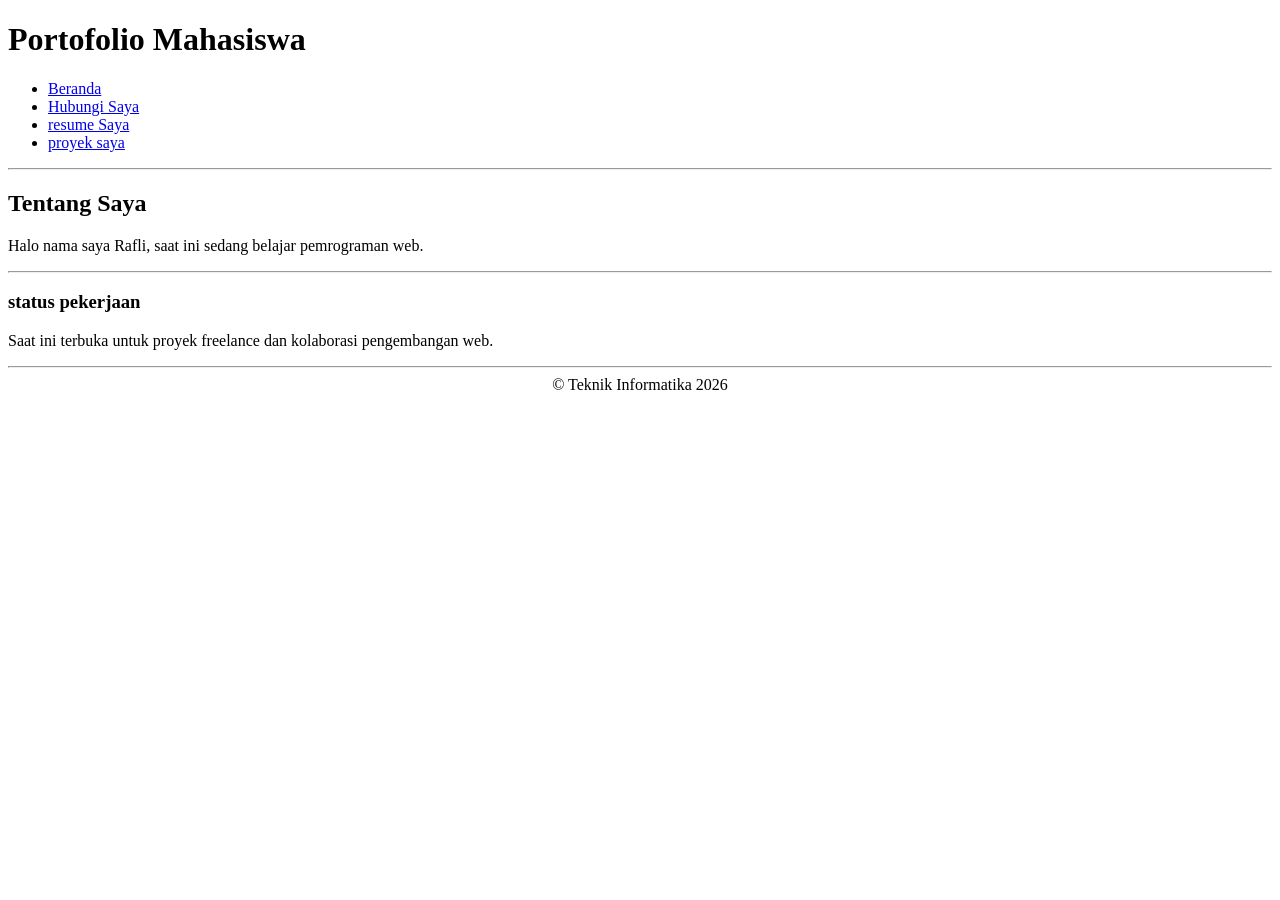
<file: Pertemuan 2/index.html>
<!DOCTYPE html>
<html lang="id">
<head>
    <meta charset="UTF-8">
    <meta name="viewport" content="width=device-width, initialscale=1.0">
    <title>Modul 2 - Web Portofolio Mahasiswa</title>
</head>
<body>
    <header>
        <h1>Portofolio Mahasiswa</h1>
        <nav>
            <ul>
                <li><a href="index.html">Beranda</a></li>
                <li><a href="kontak.html">Hubungi Saya</a></li>
                <li><a href="resume.html">resume Saya</a></li>
                <li><a href="proyek.html">proyek saya</a></li>
            </ul>
        </nav>
    </header>

    <hr />

    <main>
        <section>
            <h2>Tentang Saya</h2>
            <p>Halo nama saya Rafli, saat ini sedang belajar pemrograman web.
            </p>
        </section>
        
        <hr>
        
    <aside>
        <h3>status pekerjaan</h3>
        <p>Saat ini terbuka untuk proyek freelance dan kolaborasi pengembangan web.</p>
    </aside>

    <hr>

    <footer>
        <center>&copy; Teknik Informatika 2026</center>
    </footer>
</body>
</html>
</file>
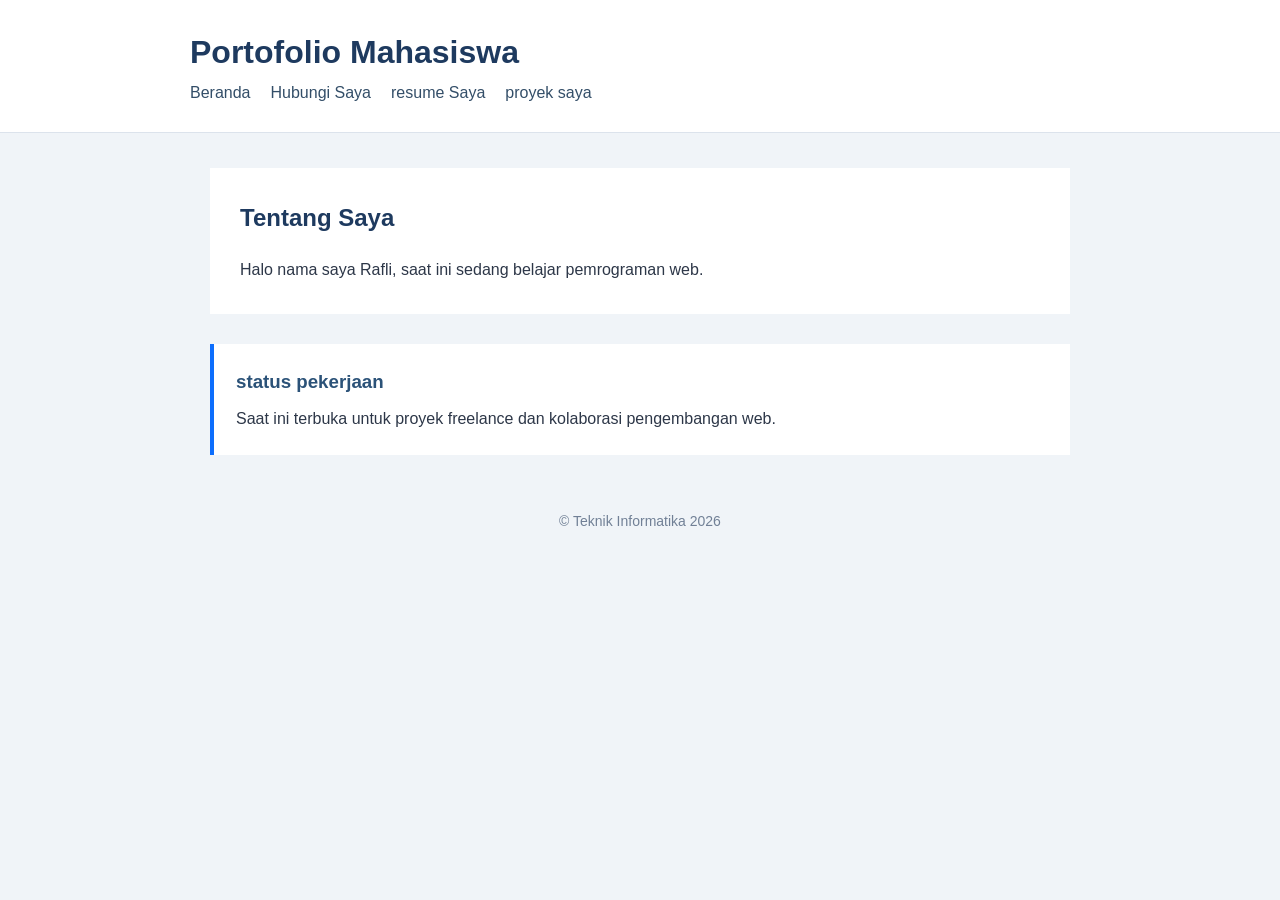
<file: Pertemuan 3/index.html>
<!DOCTYPE html>
<html lang="id">
<head>
    <meta charset="UTF-8">
    <meta name="viewport" content="width=device-width, initialscale=1.0">
    <title>Modul 2 - Web Portofolio Mahasiswa</title>
    <link rel="stylesheet" href="index.css">
</head>
<body>
    <header>
        <h1>Portofolio Mahasiswa</h1>
        <nav>
            <ul>
                <li><a href="index.html">Beranda</a></li>
                <li><a href="kontak.html">Hubungi Saya</a></li>
                <li><a href="resume.html">resume Saya</a></li>
                <li><a href="proyek.html">proyek saya</a></li>
            </ul>
        </nav>
    </header>

    <hr />

    <main>
        <section>
            <h2>Tentang Saya</h2>
            <p>Halo nama saya Rafli, saat ini sedang belajar pemrograman web.
            </p>
        </section>
        
        <hr>
        
    <aside>
        <h3>status pekerjaan</h3>
        <p>Saat ini terbuka untuk proyek freelance dan kolaborasi pengembangan web.</p>
    </aside>

    <hr>

    <footer>
        <center>&copy; Teknik Informatika 2026</center>
    </footer>
</body>
</html>
</file>
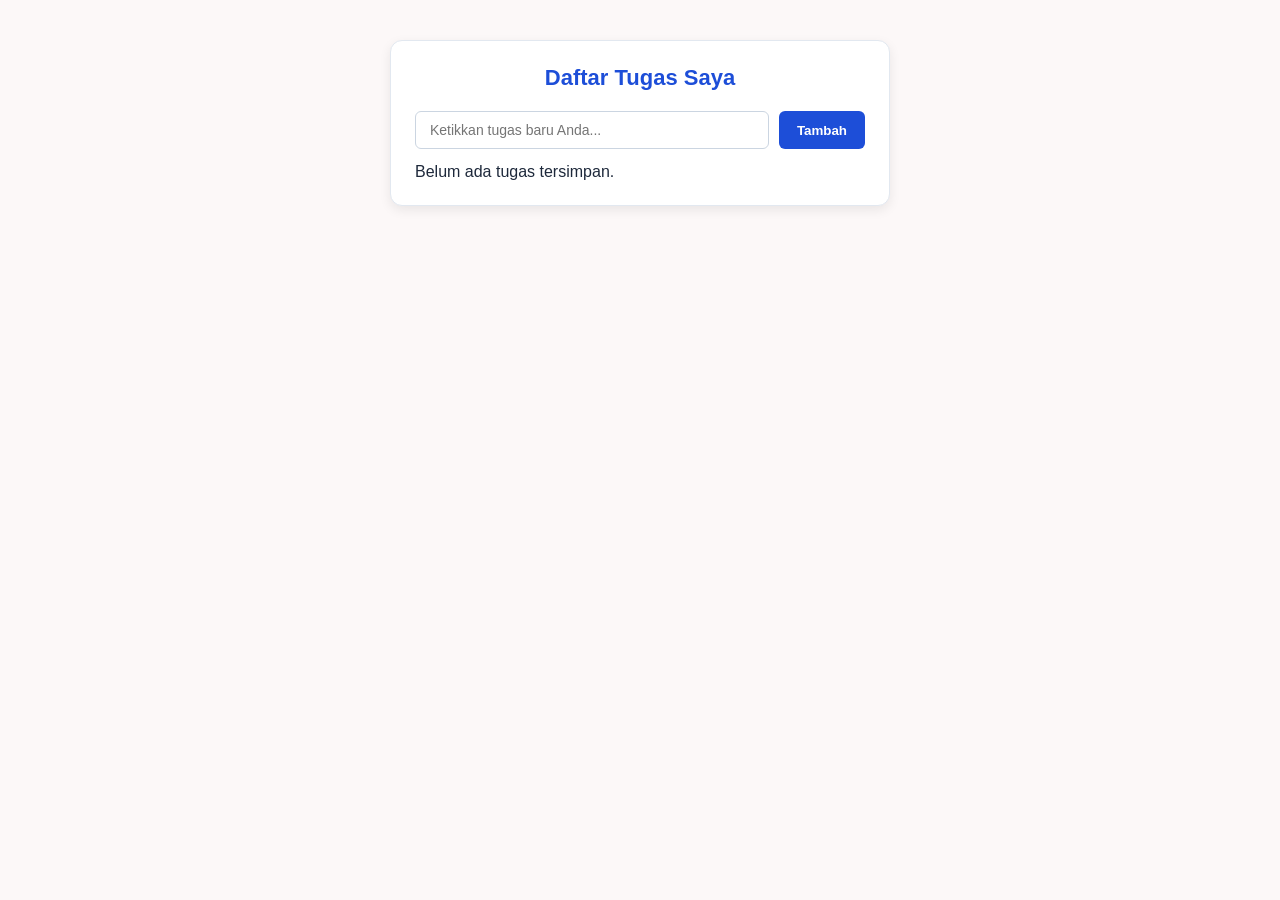
<file: Pertemuan 5/index.html>
<!DOCTYPE html>
<html lang="id">
<head>
    <meta charset="UTF-8">
    <meta name="viewport" content="width=device-width, initial-scale=1.0">
    <title>Aplikasi To-Do List - Modul 5</title>
    <link rel="stylesheet" href="style.css">
</head>
<body>
    <div class="todo-app">
    <h2>Daftar Tugas Saya</h2>

    <!-- Form Input Tugas -->
     <form id="todoForm" novalidate>
        <div class="input-section">
            <input type="text" id="taskInput" placeholder="Ketikkan tugas baru Anda...">
            <button type="submit" class="add-btn">Tambah</button>
        </div>
        <div class="error-message" id="inputError">Tugas tidak boleh kosong atau kurang dari 3 karakter!</div>
    </form>
    <!-- Daftar Tugas -->
    <ul class="todo-list" id="todoList"></ul>
</div>
<script src="script.js"></script>
</body>
</html>
</file>
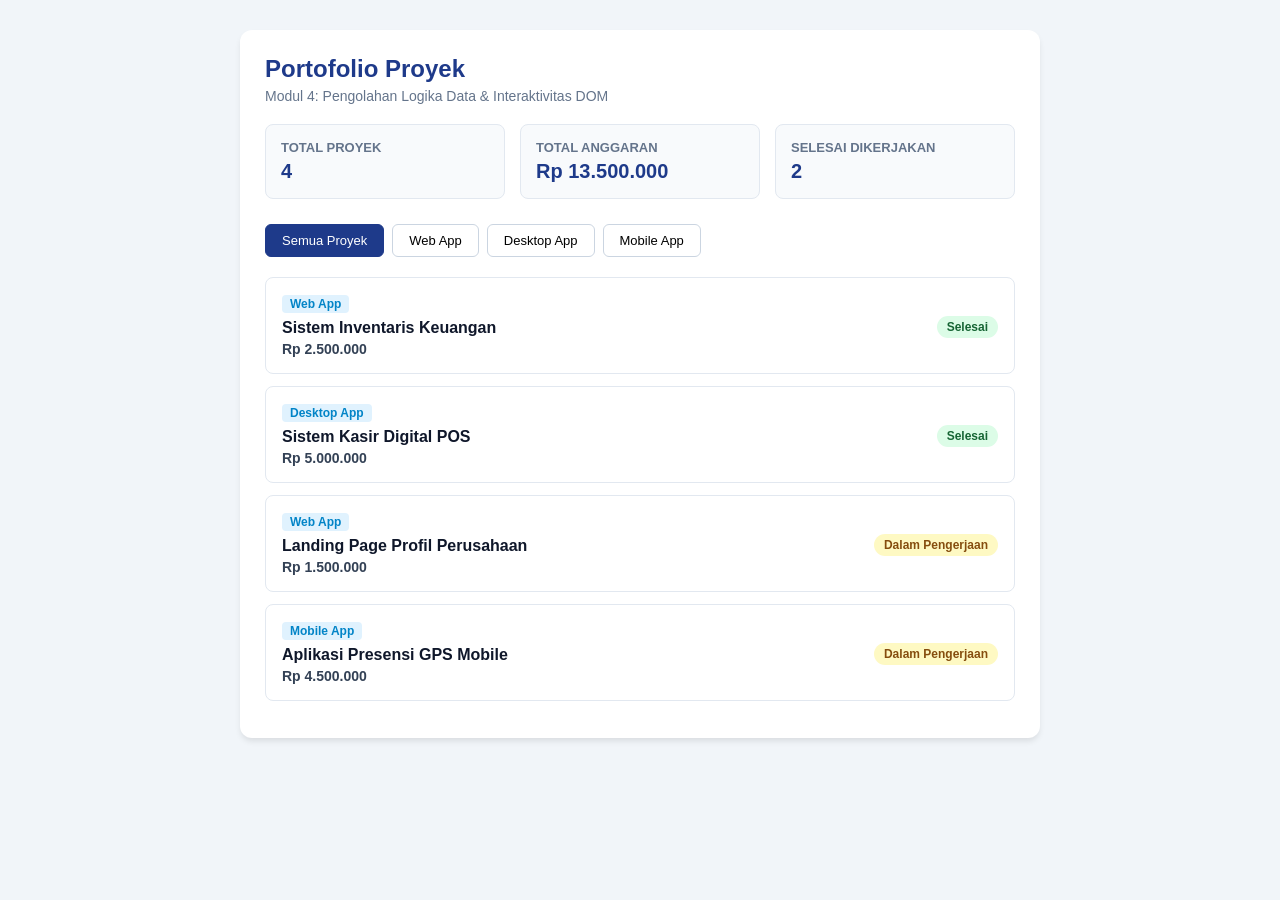
<file: Pertemuan_4/index.html>
<!DOCTYPE html>
<html lang="id">
<head>
 <meta charset="UTF-8">
 <meta name="viewport" content="width=device-width, initial-scale=1.0">
 <title>Dashboard Portofolio Proyek - Modul 4</title>
 <style>
 * { box-sizing: border-box; margin: 0; padding: 0; font-family: 'Segoe UI', Tahoma, Geneva, sans-serif; }
 body { background-color: #f1f5f9; color: #0f172a; padding: 30px 15px; }
 .container { max-width: 800px; margin: 0 auto; background: #ffffff; border-radius: 12px; padding: 25px;
box-shadow: 0 4px 6px -1px rgba(0, 0, 0, 0.1); }
 h1 { color: #1e3a8a; font-size: 24px; margin-bottom: 5px; }
 p.subtitle { color: #64748b; margin-bottom: 20px; font-size: 14px; }
 .stats-grid { display: grid; grid-template-columns: repeat(auto-fit, minmax(200px, 1fr)); gap: 15px;
margin-bottom: 25px; }
 .stat-card { background: #f8fafc; border: 1px solid #e2e8f0; border-radius: 8px; padding: 15px; textalign: center; }
 .stat-card h3 { font-size: 13px; color: #64748b; text-transform: uppercase; margin-bottom: 5px; }
 .stat-card p { font-size: 20px; font-weight: bold; color: #1e3a8a; }
 .filter-group { display: flex; gap: 8px; margin-bottom: 20px; flex-wrap: wrap; }
 .btn-filter { padding: 8px 16px; border: 1px solid #cbd5e1; background: #ffffff; border-radius: 6px;
cursor: pointer; font-size: 13px; font-weight: 500; transition: all 0.2s; }
 .btn-filter.active, .btn-filter:hover { background: #1e3a8a; color: #ffffff; border-color: #1e3a8a; }
 .project-card { border: 1px solid #e2e8f0; border-radius: 8px; padding: 16px; margin-bottom: 12px;
display: flex; justify-content: space-between; align-items: center; background: #ffffff; transition: transform
0.15s ease; }
 .project-card:hover { transform: translateY(-2px); box-shadow: 0 4px 6px rgba(0,0,0,0.05); }
 .project-info h4 { font-size: 16px; color: #0f172a; margin-bottom: 4px; }
 .project-category { display: inline-block; font-size: 12px; color: #0284c7; background: #e0f2fe; padding:
2px 8px; border-radius: 4px; margin-bottom: 6px; font-weight: 600; }
 .project-budget { font-size: 14px; color: #334155; font-weight: 600; }
 .badge { padding: 4px 10px; border-radius: 20px; font-size: 12px; font-weight: 600; }
 .badge-success { background: #dcfce7; color: #166534; }
 .badge-pending { background: #fef9c3; color: #854d0e; }
 </style>
</head>
<body>
 <div class="container">
    <h1>Portofolio Proyek</h1>
 <p class="subtitle">Modul 4: Pengolahan Logika Data & Interaktivitas DOM</p>
 <!-- Kartu Ringkasan Statistik -->
 <div class="stats-grid">
 <div class="stat-card">
 <h3>Total Proyek</h3>
 <p id="stat-total-projects">0</p>
 </div>
 <div class="stat-card">
 <h3>Total Anggaran</h3>
 <p id="stat-total-budget">Rp 0</p>
 </div>
 <div class="stat-card">
 <h3>Selesai Dikerjakan</h3>
 <p id="stat-completed-projects">0</p>
 </div>
 </div>
 <!-- Tombol Filter Kategori -->
 <div class="filter-group">
 <button class="btn-filter active" data-category="Semua">Semua Proyek</button>
 <button class="btn-filter" data-category="Web App">Web App</button>
 <button class="btn-filter" data-category="Desktop App">Desktop App</button>
 <button class="btn-filter" data-category="Mobile App">Mobile App</button>
 </div>
 <!-- Kontainer Daftar Proyek -->
 <div id="project-list"></div>
 </div>
 <script src="main.js"></script>
</body>
</html>
</file>
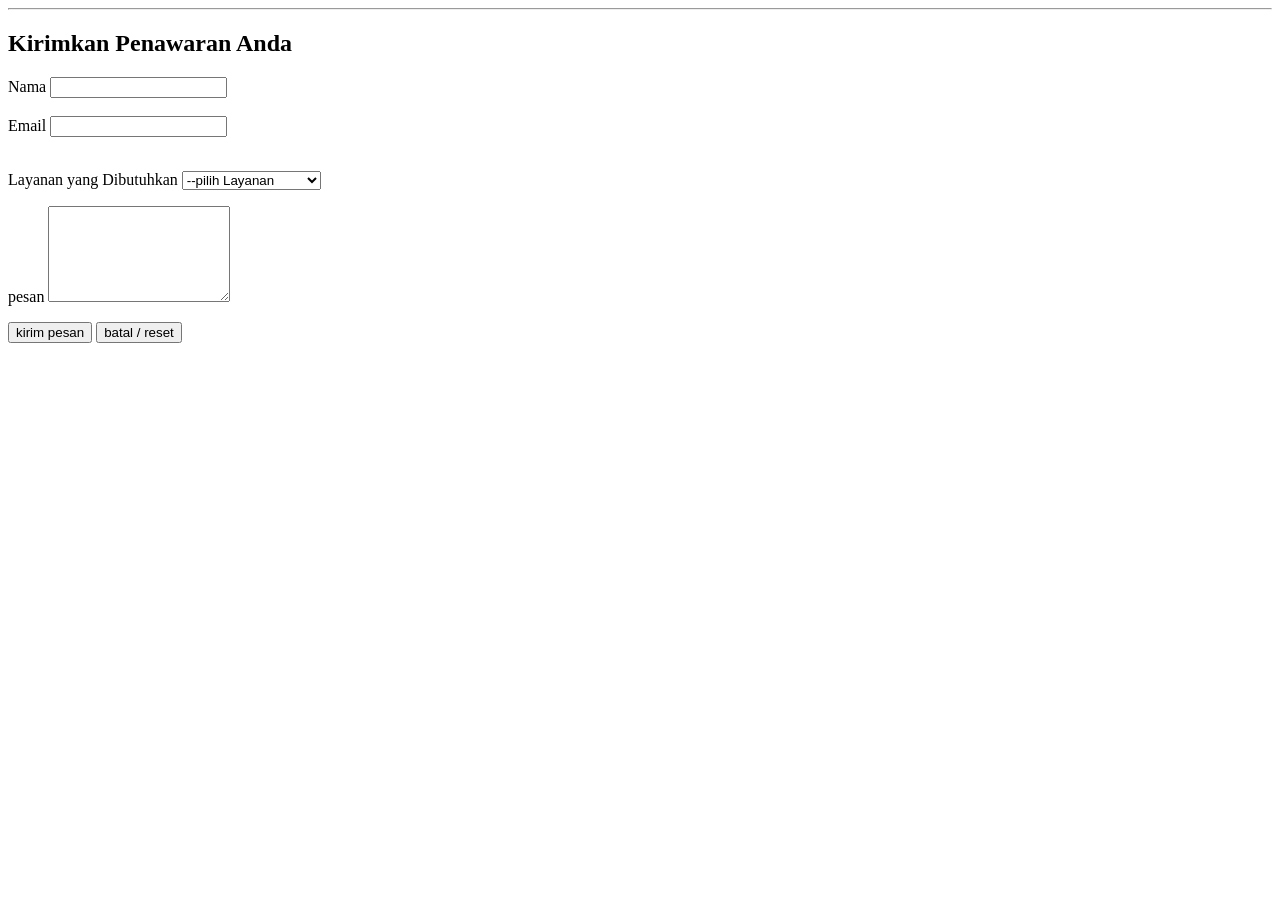
<file: Pertemuan 2/kontak.html>
<!DOCTYPE html>
<html lang="id">
<head>
    <meta charset="UTF-8">
    <meta name="viewport" content="width=device-width, initialscale=1.0">
    <title>Halaman Kontak Saya</title>
</head>
<body>
    <header>
        <hr>
        <main>
            <section>
                <h2>Kirimkan Penawaran Anda</h2>
                <form action="">
                    <label for="Nama_Pengirim">Nama</label>
                    <input type="text" name="nama" id="nama_pengirim">
                </form>
                <br>
                <form action="">
                    <label for="email_pengirim">Email</label>
                    <input type="email" name="email" id="email_pengirim">
                </form>
                <br>
                <p>
                    <label for="jenis_layanan">Layanan yang Dibutuhkan</label>
                    <select name="jenis_layanan" id="jenis_layanan">
                        <option value="">--pilih Layanan</option>
                        <option value="web">pembuatan Web</option>
                        <option value="Aplikasi">pembuatan Aplikasi</option>
                        <option value="lainnya">lain-lain</option>
                    </select>
                </p>

                <p>
                    <label for="pesan">pesan</label>
                    <textarea name="pesan" id="pesan" rows="6"></textarea>
                </p>
                
                <p>
                    <button type="submit">kirim pesan</button>
                    <button type="reset">batal / reset</button>
                </p>
            </section>
        </main>
    </header>
</body>
</file>
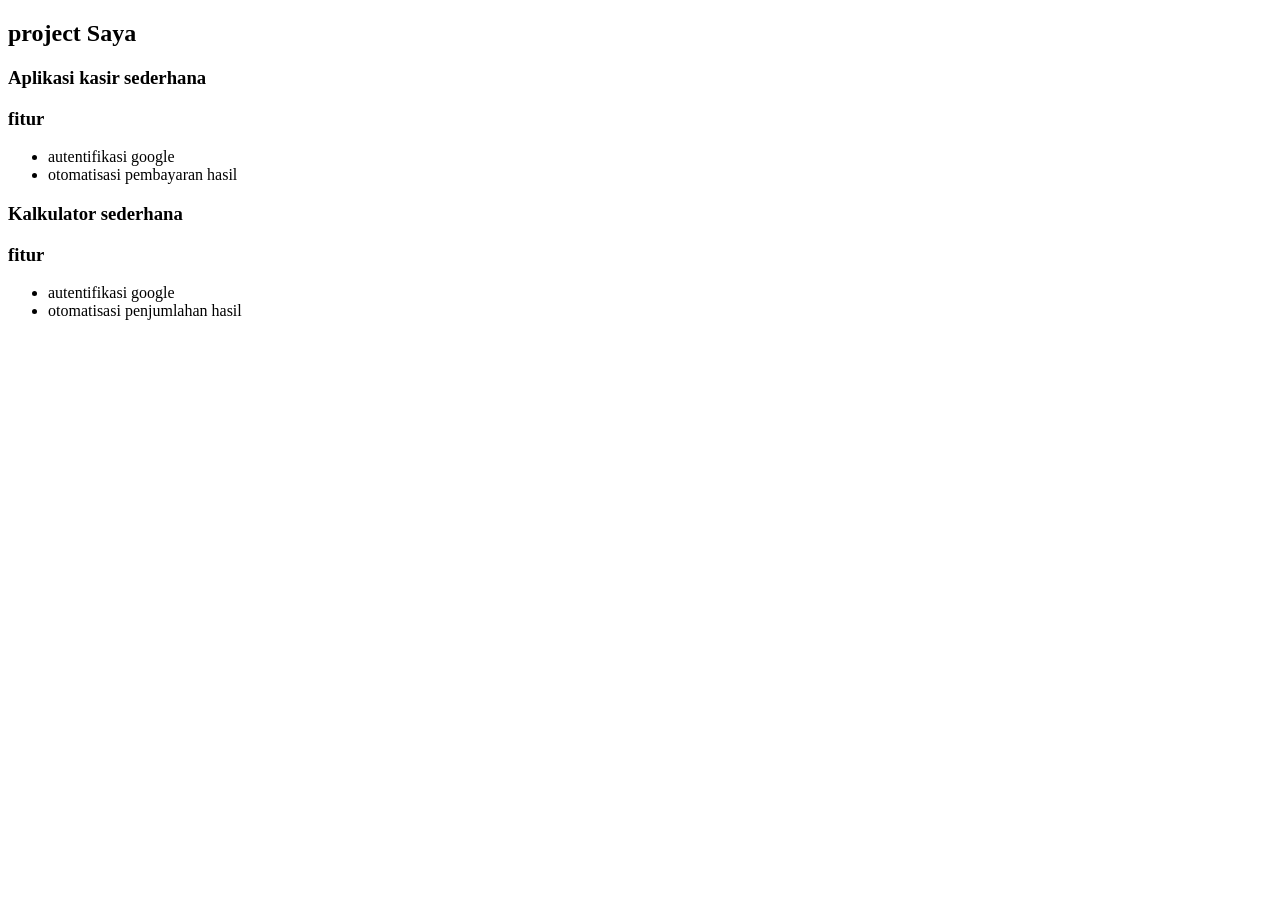
<file: Pertemuan 2/proyek.html>
<!DOCTYPE html>
<html lang="id">
<head>
    <meta charset="UTF-8">
    <meta name="viewport" content="width=device-width, initialscale=1.0">
    <title>Halaman proyek Saya</title>
</head>
<body>
    <header>
        <main>
            <section>
                <h2>project Saya</h2>
                <article>
                    <header>
                        <h3>Aplikasi kasir sederhana</h3>
                        <h3>fitur</h3>
                        <ul>
                            <li>autentifikasi google</li>
                            <li>otomatisasi pembayaran hasil</li>
                        </ul>
                    </header>
                
                    <header>
                        <h3>Kalkulator sederhana</h3>
                        <h3>fitur</h3>
                        <ul>
                            <li>autentifikasi google</li>
                            <li>otomatisasi penjumlahan hasil</li>
                        </ul>
                    </header>
                </article>
            </section>
        </main>
    </header>
</body>
</file>
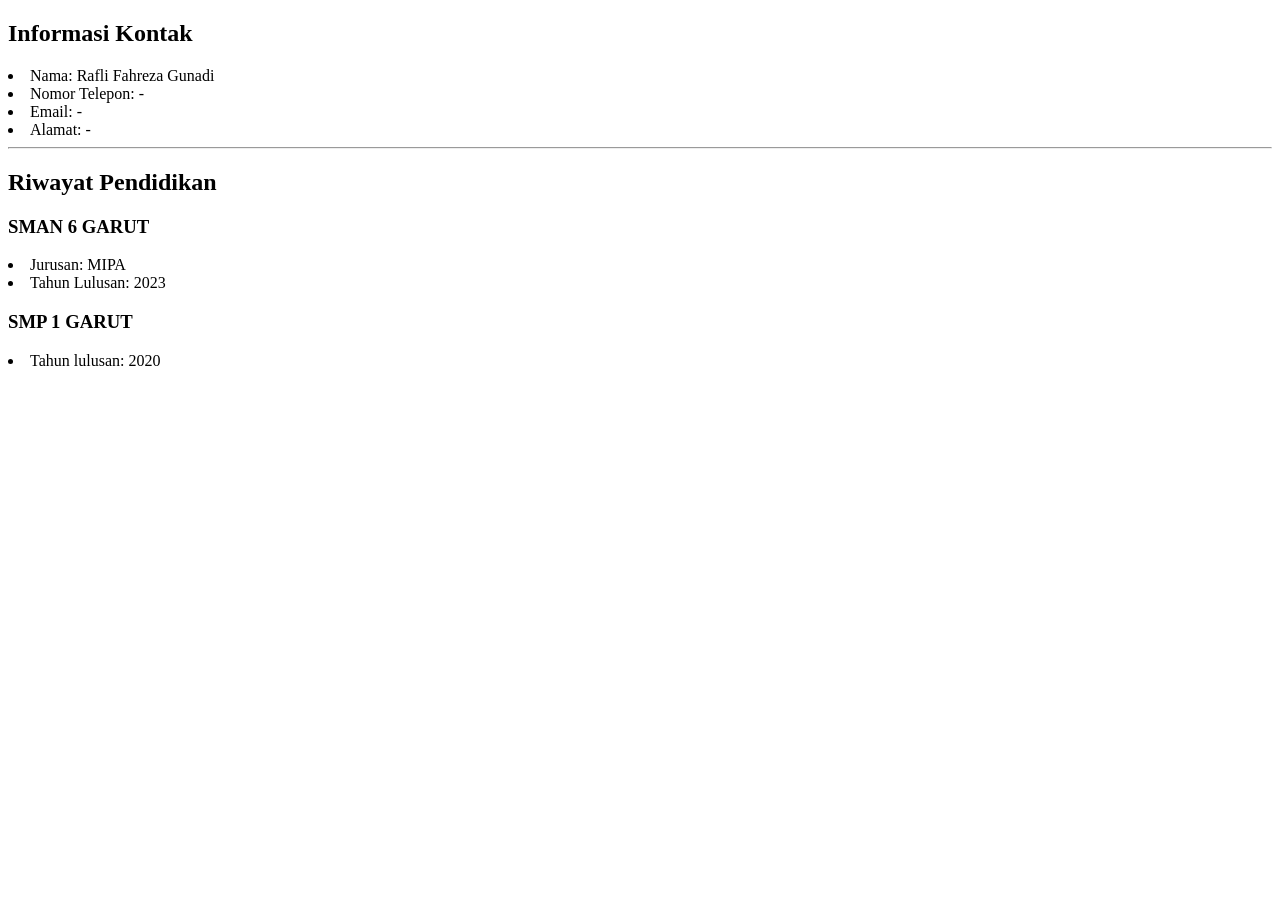
<file: Pertemuan 2/resume.html>
<!DOCTYPE html>
<html lang="id">
<head>
    <meta charset="UTF-8">
    <meta name="viewport" content="width=device-width, initialscale=1.0">
    <title>Resume Saya</title>
</head>
<body>
    <header>
        <main>
            <section>
                <h2>Informasi Kontak</h2>
                <li>Nama: Rafli Fahreza Gunadi</li>
                <li>Nomor Telepon: -</li>
                <li>Email: -</li>
                <li>Alamat: -</li>
            </section>

            <hr>

            <section>
                <h2>Riwayat Pendidikan</h2>
                <h3>SMAN 6 GARUT</h3>
                <li>Jurusan: MIPA</li>
                <li>Tahun Lulusan: 2023</li>
                <h3>SMP 1 GARUT</h3>
                <li>Tahun lulusan: 2020</li>
            </section>
        </main>
    </header>
</body>
</file>
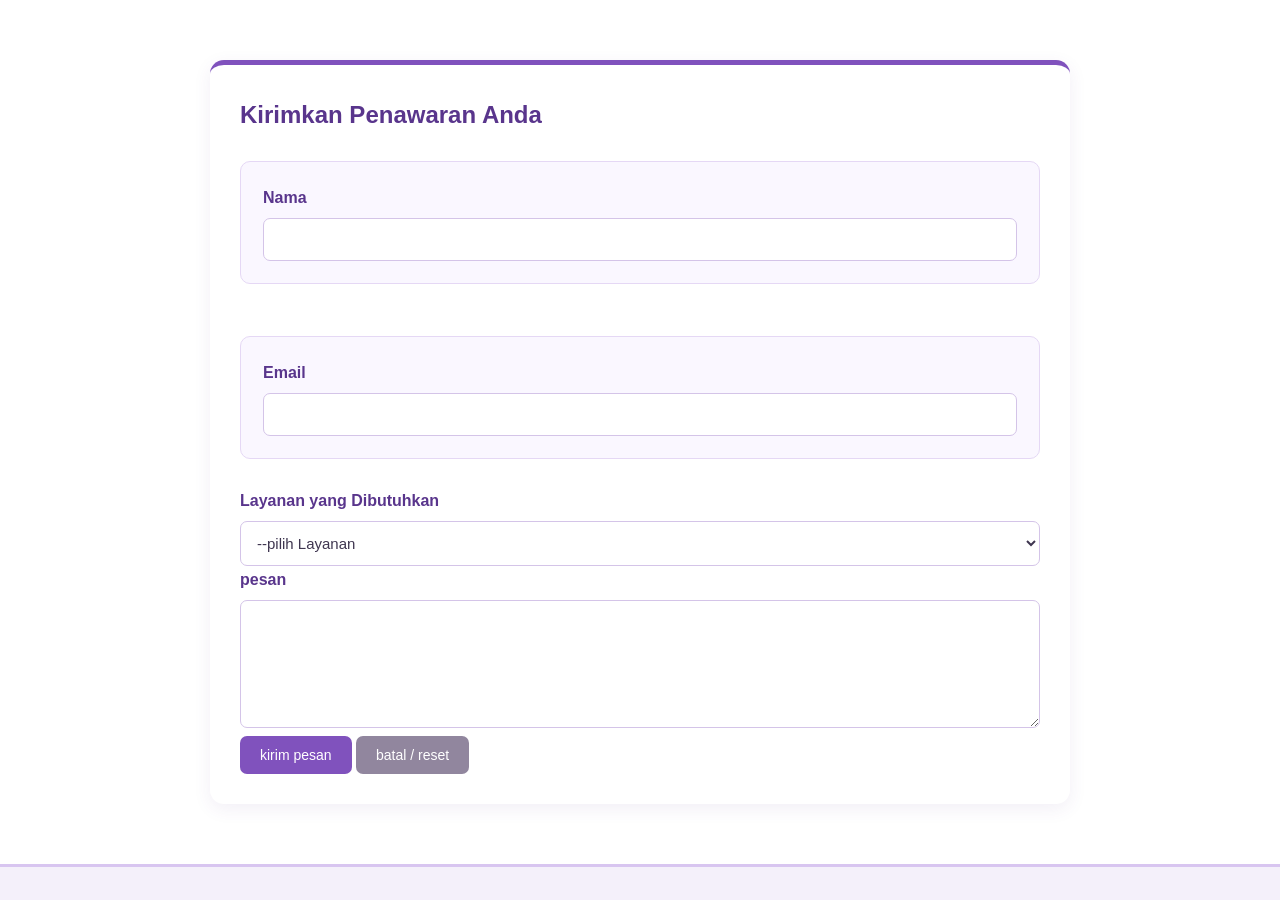
<file: Pertemuan 3/kontak.html>
<!DOCTYPE html>
<html lang="id">
<head>
    <meta charset="UTF-8">
    <meta name="viewport" content="width=device-width, initialscale=1.0">
    <title>Halaman Kontak Saya</title>
    <link rel="stylesheet" href="kontak.css">
</head>
<body>
    <header>
        <hr>
        <main>
            <section>
                <h2>Kirimkan Penawaran Anda</h2>
                <form action="">
                    <label for="Nama_Pengirim">Nama</label>
                    <input type="text" name="nama" id="nama_pengirim">
                </form>
                <br>
                <form action="">
                    <label for="email_pengirim">Email</label>
                    <input type="email" name="email" id="email_pengirim">
                </form>
                <br>
                <p>
                    <label for="jenis_layanan">Layanan yang Dibutuhkan</label>
                    <select name="jenis_layanan" id="jenis_layanan">
                        <option value="">--pilih Layanan</option>
                        <option value="web">pembuatan Web</option>
                        <option value="Aplikasi">pembuatan Aplikasi</option>
                        <option value="lainnya">lain-lain</option>
                    </select>
                </p>

                <p>
                    <label for="pesan">pesan</label>
                    <textarea name="pesan" id="pesan" rows="6"></textarea>
                </p>
                
                <p>
                    <button type="submit">kirim pesan</button>
                    <button type="reset">batal / reset</button>
                </p>
            </section>
        </main>
    </header>
</body>
</file>
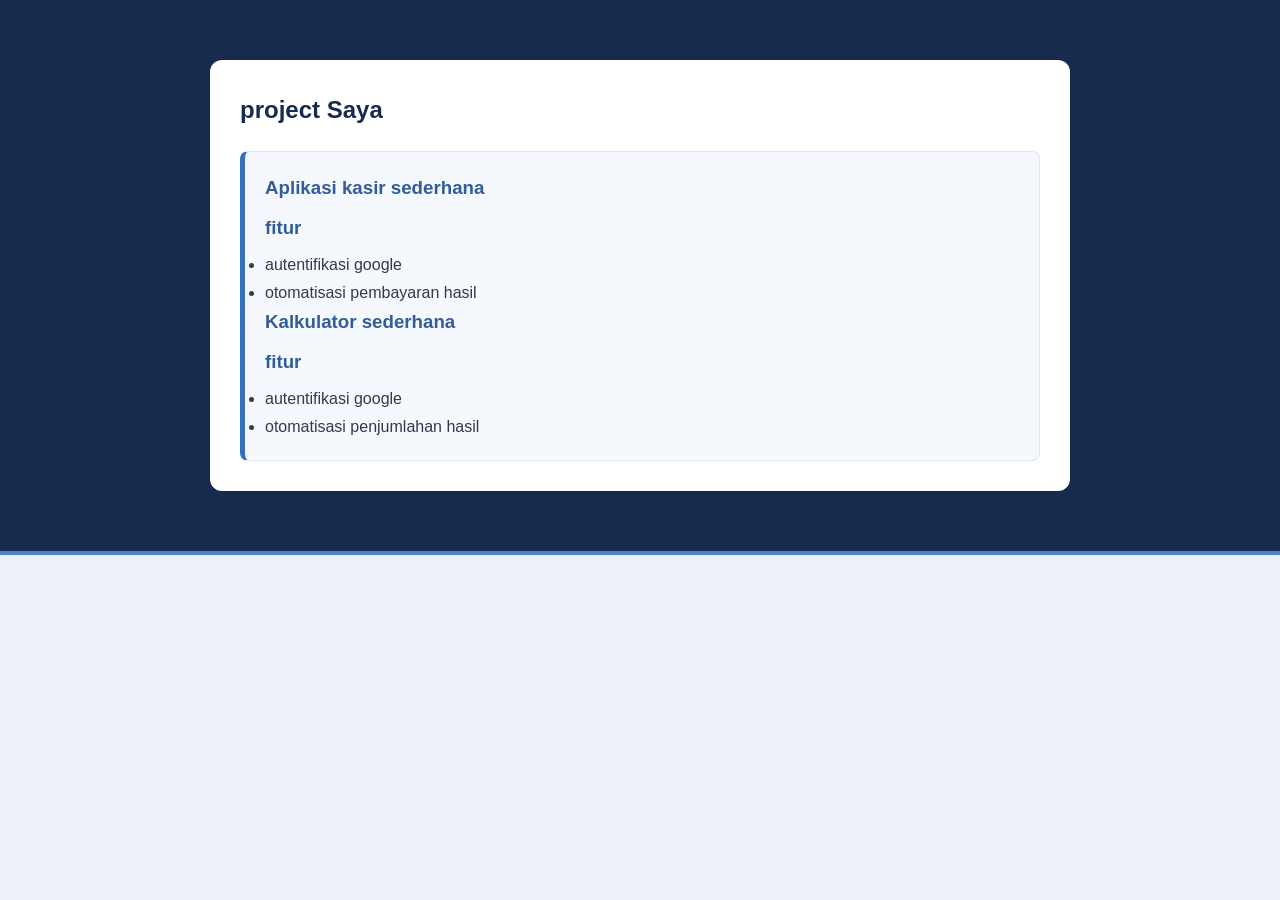
<file: Pertemuan 3/proyek.html>
<!DOCTYPE html>
<html lang="id">
<head>
    <meta charset="UTF-8">
    <meta name="viewport" content="width=device-width, initialscale=1.0">
    <title>Halaman proyek Saya</title>
    <link rel="stylesheet" href="proyek.css">
</head>
<body>
    <header>
        <main>
            <section>
                <h2>project Saya</h2>
                <article>
                    <header>
                        <h3>Aplikasi kasir sederhana</h3>
                        <h3>fitur</h3>
                        <ul>
                            <li>autentifikasi google</li>
                            <li>otomatisasi pembayaran hasil</li>
                        </ul>
                    </header>
                
                    <header>
                        <h3>Kalkulator sederhana</h3>
                        <h3>fitur</h3>
                        <ul>
                            <li>autentifikasi google</li>
                            <li>otomatisasi penjumlahan hasil</li>
                        </ul>
                    </header>
                </article>
            </section>
        </main>
    </header>
</body>
</file>
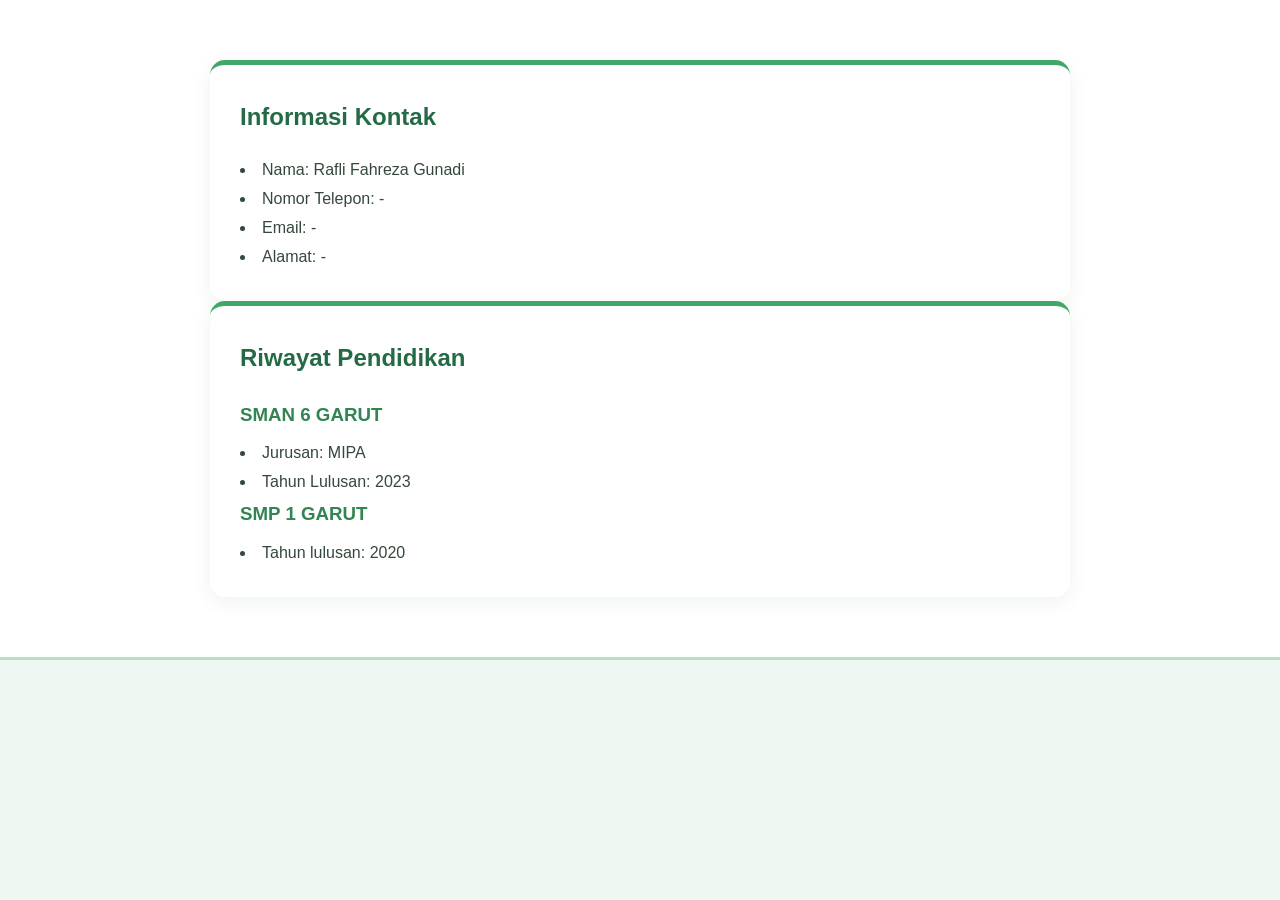
<file: Pertemuan 3/resume.html>
<!DOCTYPE html>
<html lang="id">
<head>
    <meta charset="UTF-8">
    <meta name="viewport" content="width=device-width, initialscale=1.0">
    <title>Resume Saya</title>
    <link rel="stylesheet" href="resume.css">
</head>
<body>
    <header>
        <main>
            <section>
                <h2>Informasi Kontak</h2>
                <li>Nama: Rafli Fahreza Gunadi</li>
                <li>Nomor Telepon: -</li>
                <li>Email: -</li>
                <li>Alamat: -</li>
            </section>

            <hr>

            <section>
                <h2>Riwayat Pendidikan</h2>
                <h3>SMAN 6 GARUT</h3>
                <li>Jurusan: MIPA</li>
                <li>Tahun Lulusan: 2023</li>
                <h3>SMP 1 GARUT</h3>
                <li>Tahun lulusan: 2020</li>
            </section>
        </main>
    </header>
</body>
</file>
<file: Pertemuan 3/index.css>
/* Reset */
* {
    margin: 0;
    padding: 0;
    box-sizing: border-box;
}

body {
    font-family: Arial, sans-serif;
    background-color: #f0f4f8;
    color: #2d3748;
    line-height: 1.7;
}

/* Header */
body > header {
    background-color: #ffffff;
    padding: 25px 20px;
    border-bottom: 1px solid #dce3ec;
}

body > header h1 {
    max-width: 900px;
    margin: auto;
    color: #1e3a5f;
}

/* Navigation */
nav {
    max-width: 900px;
    margin: auto;
}

nav ul {
    display: flex;
    gap: 20px;
    list-style: none;
}

nav a {
    color: #334e68;
    text-decoration: none;
}

nav a:hover {
    color: #0d6efd;
}

/* Main */
main {
    max-width: 900px;
    margin: 35px auto;
    padding: 0 20px;
}

section {
    background-color: #ffffff;
    padding: 30px;
}

/* Gambar */
main img {
    display: block;
    max-width: 100%;
    height: auto;
    margin: 0;
}

/* Judul */
h2 {
    margin-bottom: 18px;
    color: #1e3a5f;
}

h3 {
    margin-bottom: 8px;
    color: #2b5278;
}

/* Project */
#project {
    margin-top: 30px;
}

article {
    padding: 20px 0;
    border-bottom: 1px solid #e2e8f0;
}

article:last-child {
    border-bottom: none;
}

/* Form */
form {
    margin-top: 25px;
}

form p {
    margin-bottom: 18px;
}

label {
    display: inline-block;
    margin-bottom: 7px;
}

input[type="text"],
input[type="email"],
select,
textarea {
    width: 100%;
    padding: 11px;
    border: 1px solid #cbd5e0;
    font-family: Arial, sans-serif;
}

textarea {
    resize: vertical;
}

/* Button */
button {
    padding: 11px 18px;
    border: none;
    background-color: #0d6efd;
    color: white;
    cursor: pointer;
}

button[type="reset"] {
    background-color: #718096;
}

button:hover {
    opacity: 0.85;
}

/* Aside */
aside {
    max-width: 900px;
    margin: 30px auto;
    padding: 22px;
    background-color: #ffffff;
    border-left: 4px solid #0d6efd;
}

/* Footer */
footer {
    padding: 25px;
    text-align: center;
    color: #718096;
    font-size: 14px;
}

/* Garis Horizontal */
hr {
    display: none;
}

/* Tampilan HP */
@media (max-width: 700px) {
    nav ul {
        flex-direction: column;
        gap: 8px;
    }

    main {
        margin-top: 20px;
    }

    main img {
        margin: 0 auto;
    }

    section {
        padding: 20px;
    }
}
</file>
<file: Pertemuan 5/style.css>
* {
  box-sizing: border-box;
  margin: 0;
  padding: 0;
}

body {
  font-family: 'Segoe UI', Tahoma, Geneva, Verdana, sans-serif;
  background-color: #fcf8f8;
  color: #1e293b;
  padding: 40px 20px;
  display: flex;
  justify-content: center;
}

.todo-app {
  background: #ffffff;
  width: 100%;
  max-width: 500px;
  padding: 24px;
  border-radius: 12px;
  border: 1px solid #e2e8f0;
  box-shadow: 0 4px 12px rgba(0, 0, 0, 0.08);
}

h2 {
  color: #1d4ed8;
  margin-bottom: 20px;
  text-align: center;
  font-size: 22px;
}

.input-section {
  display: flex;
  gap: 10px;
  margin-bottom: 8px;
}

input[type="text"] {
  flex: 1;
  padding: 10px 14px;
  border: 1px solid #cbd5e1;
  border-radius: 6px;
  font-size: 14px;
  outline: none;
}

input[type="text"].error {
  border-color: #dc3545;
  background-color: #fff5f5;
}

button.add-btn {
  background-color: #1d4ed8;
  color: white;
  border: none;
  padding: 10px 18px;
  border-radius: 6px;
  font-weight: bold;
  cursor: pointer;
}

button.add-btn:hover {
  background-color: #1e40af;
}

.error-message {
  color: #dc3545;
  font-size: 12px;
  margin-bottom: 14px;
  display: none;
}

.todo-list {
  list-style: none;
  margin-top: 14px;
}

.todo-item {
  display: flex;
  align-items: center;
  justify-content: space-between;
  padding: 10px 12px;
  background-color: #f1f5f9;
  border-radius: 6px;
  margin-bottom: 8px;
}

.todo-item.completed {
  border-left-color: #16a34a;
  opacity: 0.7;
}

.todo-item.completed .todo-text {
  text-decoration: line-through;
  color: #64748b;
}

.todo-text {
  font-size: 14px;
  flex: 1;
  margin-right: 10px;
}

.todo-actions {
  display: flex;
  gap: 6px;
}

.action-btn {
  border: none;
  padding: 5px 9px;
  border-radius: 4px;
  font-size: 12px;
  cursor: pointer;
  font-weight: bold;
}

.complete-btn {
  background-color: #16a34a;
  color: white;
}

.complete-btn:hover {
  background-color: #15803d;
}

.delete-btn {
  background-color: #dc2626;
  color: white;
}

.delete-btn:hover {
  background-color: #b91c1c;
}
</file>
<file: Pertemuan 3/kontak.css>
/* Reset */
* {
    margin: 0;
    padding: 0;
    box-sizing: border-box;
}

body {
    font-family: Arial, sans-serif;
    background-color: #f4f0fa;
    color: #3f3650;
    line-height: 1.7;
}

/* Header */
body > header {
    background-color: #ffffff;
    padding: 25px 20px;
    border-bottom: 3px solid #d8c5f0;
}

body > header h1 {
    max-width: 900px;
    margin: auto;
    color: #59358c;
}

/* Navigation */
nav {
    max-width: 900px;
    margin: auto;
    padding: 10px 0;
}

nav ul {
    display: flex;
    gap: 25px;
    list-style: none;
    flex-wrap: wrap;
}

nav a {
    color: #3f3650;
    text-decoration: none;
    font-weight: bold;
    transition: color 0.3s;
}

nav a:hover {
    color: #8052bd;
}

/* Main */
main {
    max-width: 900px;
    margin: 35px auto;
    padding: 0 20px;
}

section {
    background-color: #ffffff;
    padding: 30px;
    border-radius: 14px;
    border-top: 5px solid #8052bd;
    box-shadow: 0 5px 18px rgba(89, 53, 140, 0.08);
}

/* Gambar */
main img {
    display: block;
    max-width: 100%;
    height: auto;
    margin: 15px 0;
    border-radius: 10px;
}

/* Judul */
h2 {
    margin-bottom: 20px;
    color: #59358c;
}

h3 {
    margin-bottom: 8px;
    color: #8052bd;
}

/* Project */
#project {
    margin-top: 30px;
}

article {
    padding: 20px 0;
    border-bottom: 1px solid #e7dff1;
}

article:last-child {
    border-bottom: none;
}

/* Form */
form {
    margin-top: 25px;
    padding: 22px;
    background-color: #faf7ff;
    border: 1px solid #e5d8f5;
    border-radius: 10px;
}

form p {
    margin-bottom: 18px;
}

label {
    display: inline-block;
    margin-bottom: 7px;
    color: #59358c;
    font-weight: bold;
}

input[type="text"],
input[type="email"],
select,
textarea {
    width: 100%;
    padding: 12px;
    border: 1px solid #d4c4e8;
    border-radius: 7px;
    font-family: Arial, sans-serif;
    font-size: 15px;
    background-color: #ffffff;
    color: #3f3650;
}

input:focus,
select:focus,
textarea:focus {
    outline: 2px solid #cbb2ed;
    border-color: #8052bd;
}

textarea {
    resize: vertical;
}

/* Button */
button {
    padding: 11px 20px;
    border: none;
    border-radius: 7px;
    background-color: #8052bd;
    color: #ffffff;
    font-size: 14px;
    cursor: pointer;
    transition: opacity 0.3s;
}

button[type="reset"] {
    background-color: #91869e;
}

button:hover {
    opacity: 0.8;
}

/* Aside */
aside {
    max-width: 860px;
    margin: 30px auto;
    padding: 22px;
    background-color: #ffffff;
    border-left: 5px solid #8052bd;
    border-radius: 8px;
}

/* Footer */
footer {
    padding: 25px 20px;
    text-align: center;
    color: #82768f;
    font-size: 14px;
}

/* Garis Horizontal */
hr {
    display: none;
}

/* Tampilan HP */
@media (max-width: 700px) {
    nav ul {
        flex-direction: column;
        gap: 8px;
    }

    main {
        margin-top: 20px;
    }

    main img {
        margin: 15px auto;
    }

    section {
        padding: 20px;
    }

    form {
        padding: 15px;
    }

    aside {
        margin: 20px;
    }
}
</file>
<file: Pertemuan 3/proyek.css>
/* Reset */
* {
    margin: 0;
    padding: 0;
    box-sizing: border-box;
}

body {
    font-family: Arial, sans-serif;
    background-color: #edf1f7;
    color: #303b4d;
    line-height: 1.7;
}

/* Header */
body > header {
    background-color: #172b4d;
    padding: 25px 20px;
    border-bottom: 4px solid #4c83d1;
}

body > header h1 {
    max-width: 900px;
    margin: auto;
    color: #ffffff;
}

/* Navigation */
nav {
    max-width: 900px;
    margin: auto;
    padding: 10px 0;
}

nav ul {
    display: flex;
    gap: 25px;
    list-style: none;
    flex-wrap: wrap;
}

nav a {
    color: #ffffff;
    text-decoration: none;
    font-weight: bold;
    transition: color 0.3s;
}

nav a:hover {
    color: #8db9ff;
}

/* Main */
main {
    max-width: 900px;
    margin: 35px auto;
    padding: 0 20px;
}

section {
    background-color: #ffffff;
    padding: 30px;
    border-radius: 12px;
    box-shadow: 0 5px 18px rgba(23, 43, 77, 0.08);
}

/* Gambar */
main img {
    display: block;
    max-width: 100%;
    height: auto;
    margin: 15px 0;
    border-radius: 8px;
}

/* Judul */
h2 {
    margin-bottom: 20px;
    color: #172b4d;
}

h3 {
    margin-bottom: 8px;
    color: #315d9b;
}

/* Project */
#project {
    margin-top: 25px;
}

article {
    margin-bottom: 18px;
    padding: 20px;
    background-color: #f5f8fc;
    border: 1px solid #dce5f2;
    border-left: 5px solid #376fc0;
    border-radius: 8px;
    transition: background-color 0.3s;
}

article:last-child {
    margin-bottom: 0;
}

article:hover {
    background-color: #edf4ff;
}

/* Form */
form {
    margin-top: 25px;
}

form p {
    margin-bottom: 15px;
}

label {
    display: inline-block;
    margin-bottom: 6px;
    font-weight: bold;
}

input[type="text"],
input[type="email"],
select,
textarea {
    width: 100%;
    padding: 11px;
    border: 1px solid #cbd5e1;
    border-radius: 6px;
    font-family: Arial, sans-serif;
    font-size: 15px;
    background-color: #ffffff;
}

input:focus,
select:focus,
textarea:focus {
    outline: 2px solid #a8caff;
    border-color: #376fc0;
}

textarea {
    resize: vertical;
}

/* Button */
button {
    padding: 11px 18px;
    border: none;
    border-radius: 6px;
    background-color: #315d9b;
    color: #ffffff;
    font-size: 14px;
    cursor: pointer;
    transition: opacity 0.3s;
}

button[type="reset"] {
    background-color: #7b8798;
}

button:hover {
    opacity: 0.8;
}

/* Aside */
aside {
    max-width: 860px;
    margin: 30px auto;
    padding: 22px;
    background-color: #ffffff;
    border-left: 5px solid #376fc0;
    border-radius: 8px;
}

/* Footer */
footer {
    padding: 25px 20px;
    text-align: center;
    color: #6b778c;
    font-size: 14px;
}

/* Garis Horizontal */
hr {
    display: none;
}

/* Tampilan HP */
@media (max-width: 700px) {
    body > header {
        padding: 20px;
    }

    nav ul {
        flex-direction: column;
        gap: 8px;
    }

    main {
        margin-top: 20px;
    }

    main img {
        margin: 15px auto;
    }

    section {
        padding: 20px;
    }

    article {
        padding: 15px;
    }

    aside {
        margin: 20px;
    }
}
</file>
<file: Pertemuan 3/resume.css>
/* Reset */
* {
    margin: 0;
    padding: 0;
    box-sizing: border-box;
}

body {
    font-family: Arial, sans-serif;
    background-color: #eef7f1;
    color: #34483b;
    line-height: 1.8;
}

/* Header */
body > header {
    background-color: #ffffff;
    padding: 25px 20px;
    border-bottom: 3px solid #b7dfc3;
}

body > header h1 {
    max-width: 900px;
    margin: auto;
    color: #246b45;
}

/* Navigation */
nav {
    max-width: 900px;
    margin: auto;
    padding: 10px 0;
}

nav ul {
    display: flex;
    gap: 25px;
    list-style: none;
    flex-wrap: wrap;
}

nav a {
    color: #34483b;
    text-decoration: none;
    font-weight: bold;
    transition: color 0.3s;
}

nav a:hover {
    color: #26965b;
}

/* Main */
main {
    max-width: 900px;
    margin: 35px auto;
    padding: 0 20px;
}

section {
    background-color: #ffffff;
    padding: 30px;
    border-radius: 15px;
    border-top: 5px solid #42a66a;
    box-shadow: 0 5px 18px rgba(36, 107, 69, 0.08);
}

/* Gambar */
main img {
    display: block;
    max-width: 100%;
    height: auto;
    margin: 20px 0;
    border-radius: 12px;
}

/* Judul */
h2 {
    margin-bottom: 18px;
    color: #246b45;
}

h3 {
    margin-bottom: 8px;
    color: #328452;
}

/* Project */
#project {
    margin-top: 30px;
}

article {
    padding: 20px 0;
    border-bottom: 1px solid #d9eadf;
}

article:last-child {
    border-bottom: none;
}

/* Form */
form {
    margin-top: 25px;
}

form p {
    margin-bottom: 15px;
}

label {
    display: inline-block;
    margin-bottom: 6px;
    font-weight: bold;
}

input[type="text"],
input[type="email"],
select,
textarea {
    width: 100%;
    padding: 11px;
    border: 1px solid #c5ddcc;
    border-radius: 8px;
    font-family: Arial, sans-serif;
    font-size: 15px;
    background-color: #fbfefc;
}

input:focus,
select:focus,
textarea:focus {
    outline: 2px solid #a8dfba;
    border-color: #328452;
}

textarea {
    resize: vertical;
}

/* Button */
button {
    padding: 11px 18px;
    border: none;
    border-radius: 8px;
    background-color: #328452;
    color: white;
    font-size: 14px;
    cursor: pointer;
    transition: opacity 0.3s;
}

button[type="reset"] {
    background-color: #7c9182;
}

button:hover {
    opacity: 0.8;
}

/* Aside */
aside {
    max-width: 860px;
    margin: 30px auto;
    padding: 22px;
    background-color: #ffffff;
    border-left: 5px solid #42a66a;
    border-radius: 8px;
}

/* Footer */
footer {
    padding: 25px 20px;
    text-align: center;
    color: #6d8373;
    font-size: 14px;
}

/* Garis Horizontal */
hr {
    display: none;
}

/* Tampilan HP */
@media (max-width: 700px) {
    nav ul {
        flex-direction: column;
        gap: 8px;
    }

    main {
        margin-top: 20px;
    }

    main img {
        margin: 15px auto;
    }

    section {
        padding: 20px;
    }

    aside {
        margin: 20px;
    }
}
</file>
